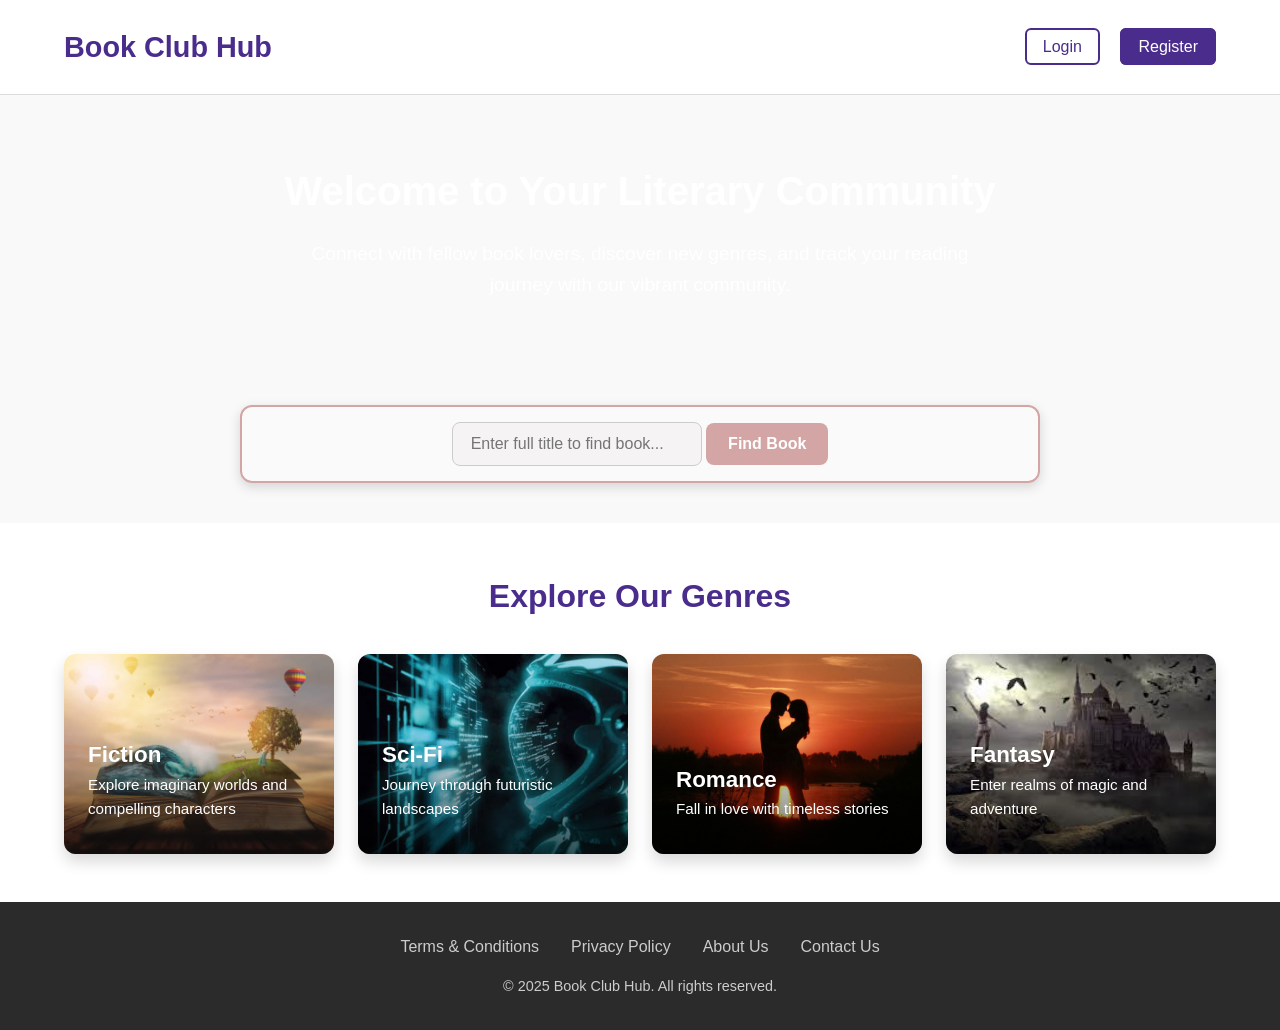
<file: frontend/index.html>
<!DOCTYPE html>
<html lang="en">
<head>
    <meta charset="UTF-8">
    <meta name="viewport" content="width=device-width, initial-scale=1.0">
    <title>Book Club Hub</title>
    <link rel="stylesheet" href="css/home.css">
</head>
<body>

    <!-- Header -->
    <header class="main-header">
        <div class="container">
            <h1 class="logo">Book Club Hub</h1>
            <nav class="auth-links">
                <a href="login.html" class="btn btn-outline">Login</a>
                <a href="email_verify.html" class="btn btn-primary">Register</a>
            </nav>
        </div>
    </header>

    <!-- Hero Section -->
    <section class="hero">
        <div class="container">
            <h2>Welcome to Your Literary Community</h2>
            <p>Connect with fellow book lovers, discover new genres, and track your reading journey with our vibrant community.</p>
        </div>
    </section>

         <section class="search-filter-bar">
   <form action="../backend/find_book.php" method="POST">
    <input type="text" name="title" placeholder="Enter full title to find book..." required />
    <button type="submit" class="read-btn">Find Book</button>
  </form>
</section>

    <!-- Genre Cards -->
    <section class="featured-genres">
        <div class="container">
            <h3>Explore Our Genres</h3>
            <div class="genre-grid">
                <a href="fiction.html" class="genre-card fiction">
                    <h4>Fiction</h4>
                    <p>Explore imaginary worlds and compelling characters</p>
                </a>
                <a href="sci-fi.html" class="genre-card scifi">
                    <h4>Sci-Fi</h4>
                    <p>Journey through futuristic landscapes</p>
                </a>
                <a href="romance.html" class="genre-card romance">
                    <h4>Romance</h4>
                    <p>Fall in love with timeless stories</p>
                </a>
                <a href="fantasy.html" class="genre-card fantasy">
                    <h4>Fantasy</h4>
                    <p>Enter realms of magic and adventure</p>
                </a>
            </div>
        </div>
    </section>

    <!-- Footer -->
    <footer class="main-footer">
        <div class="container">
            <div class="footer-links">
                <a href="#">Terms & Conditions</a>
                <a href="#">Privacy Policy</a>
                <a href="#">About Us</a>
                <a href="#">Contact Us</a>
            </div>
            <p class="copyright">&copy; 2025 Book Club Hub. All rights reserved.</p>
        </div>
    </footer>
</body>
</html>
</file>
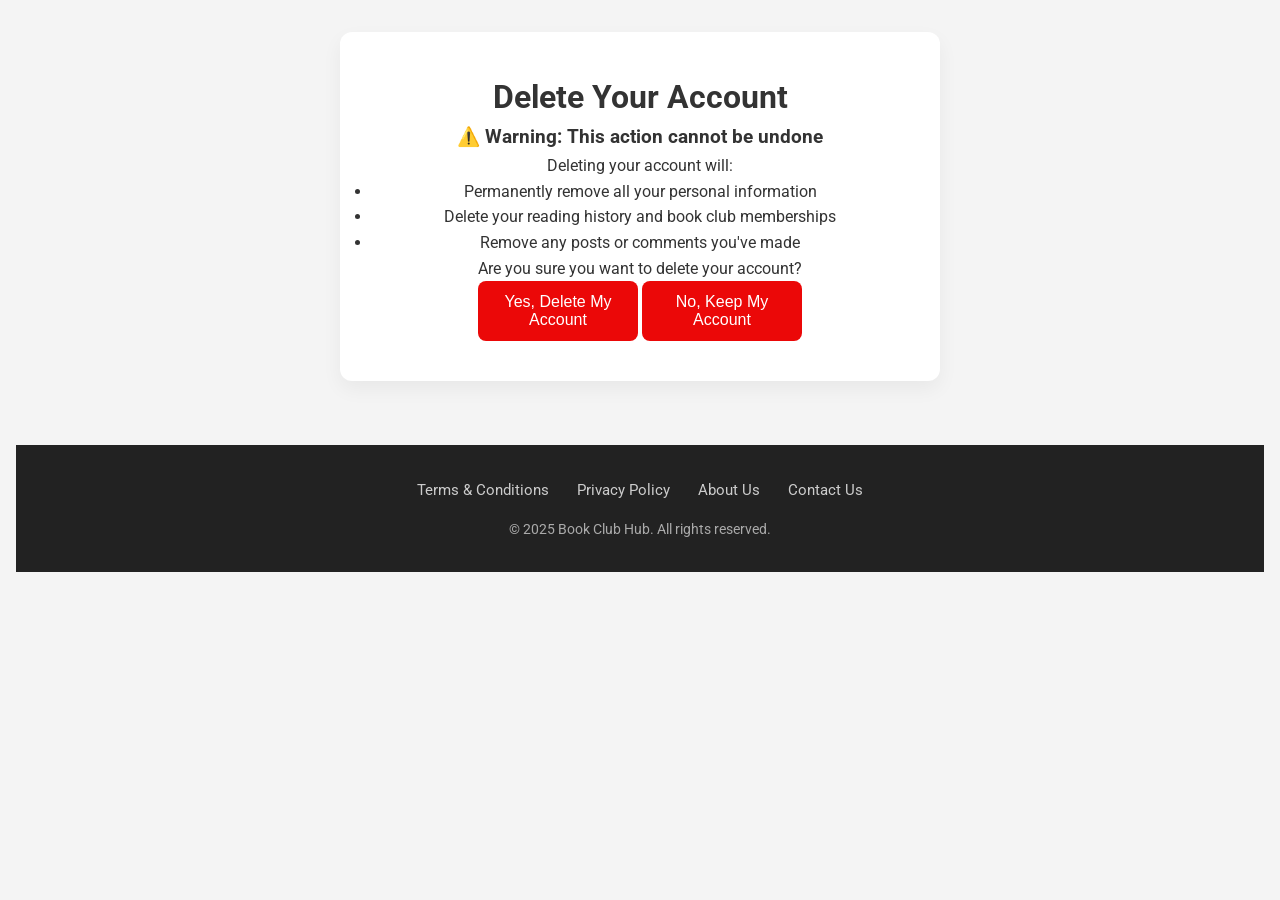
<file: frontend/deleteprofile.html>
<!DOCTYPE html>
<html lang="en">
<head>
  <meta charset="UTF-8" />
  <meta name="viewport" content="width=device-width, initial-scale=1.0"/>
  <title>Delete Account | Book Club Hub</title>
  <link href="https://fonts.googleapis.com/css2?family=Playfair+Display:wght@700&family=Roboto:wght@400;500&display=swap" rel="stylesheet">
  <link rel="stylesheet" href="../frontend/css/profile.css">
</head>
<body>
  <div class="profile-container">
    <div class="delete-container">
      <h1>Delete Your Account</h1>

      <div class="warning-message">
        <h3>⚠️ Warning: This action cannot be undone</h3>
        <p>Deleting your account will:</p>
        <ul>
          <li>Permanently remove all your personal information</li>
          <li>Delete your reading history and book club memberships</li>
          <li>Remove any posts or comments you've made</li>
        </ul>
      </div>

      <p>Are you sure you want to delete your account?</p>

      <form action="../backend/deleteprofile.php" method="post" class="delete-form">
        <div class="delete-actions">
          <button type="submit" name="confirm_delete" class="btn btn-delete">Yes, Delete My Account</button>
          <button type="submit" name="cancel" class="btn btn-cancel">No, Keep My Account</button>
        </div>
      </form>
    </div>
  </div>

  <footer class="main-footer">
    <div class="container">
        <div class="footer-links">
            <a href="#">Terms & Conditions</a>
            <a href="#">Privacy Policy</a>
            <a href="#">About Us</a>
            <a href="#">Contact Us</a>
        </div>
        <p class="copyright">&copy; 2025 Book Club Hub. All rights reserved.</p>
    </div>
  </footer>
</body>
</html>
</file>
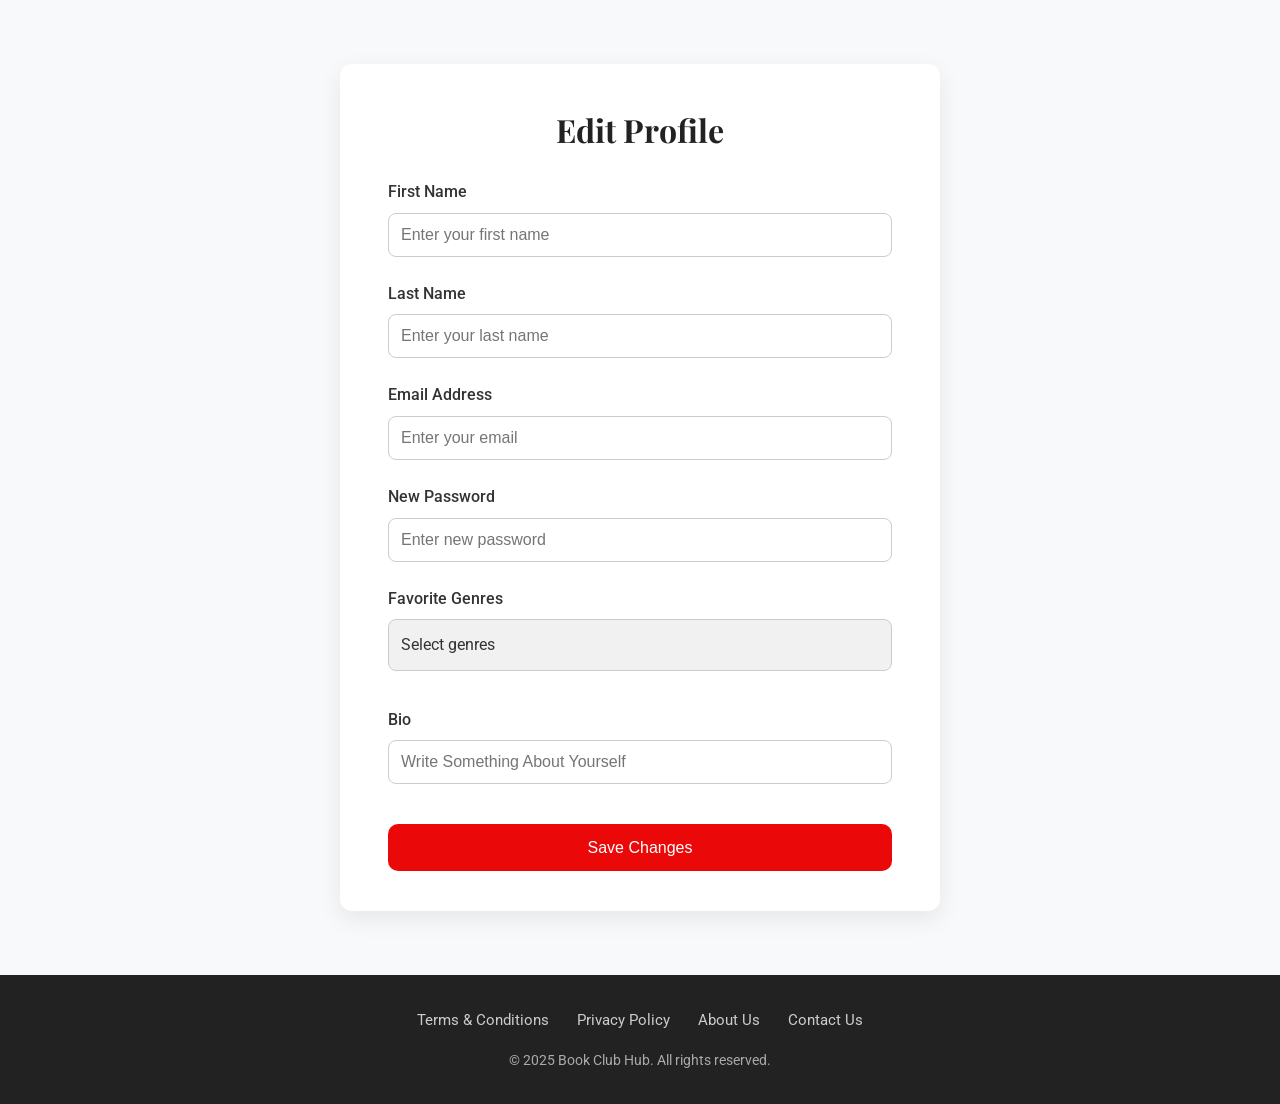
<file: frontend/editprofile.html>
<!DOCTYPE html>
<html lang="en">
<head>
  <meta charset="UTF-8" />
  <meta name="viewport" content="width=device-width, initial-scale=1.0"/>
  <title>Edit Profile | Book Club Hub</title>
  <link href="https://fonts.googleapis.com/css2?family=Playfair+Display:wght@700&family=Roboto:wght@400;500&display=swap" rel="stylesheet">
  <link rel="stylesheet" href="css/editprofile.css">

</head>
<body>
  <div class="edit-container">
    <div class="edit-header">
      <h1>Edit Profile</h1>
    </div>

    <form action="../backend/editprofile.php" method="POST">
      <div class="form-group">
        <label for="firstname">First Name</label>
        <input type="text" id="firstname" name="firstname" placeholder="Enter your first name" >
      </div>

      <div class="form-group">
        <label for="lastname">Last Name</label>
        <input type="text" id="lastname" name="lastname" placeholder="Enter your last name" >
      </div>

      <div class="form-group">
        <label for="email">Email Address</label>
        <input type="email" id="email" name="email" placeholder="Enter your email" required>
      </div>

      <div class="form-group">
        <label for="password">New Password</label>
        <input type="password" id="password" name="password" placeholder="Enter new password" >
      </div>

      <div class="form-group">
        <label>Favorite Genres</label>
        <div class="custom-dropdown">
          <div class="custom-dropdown-toggle" onclick="toggleDropdown()">Select genres</div>
          <div class="dropdown-options" id="genre-options">
            <label><input type="checkbox" value="Fiction" onchange="updateTags(this)"> Fiction</label>
            <label><input type="checkbox" value="Sci-Fi" onchange="updateTags(this)"> Sci-Fi</label>
            <label><input type="checkbox" value="Mystery" onchange="updateTags(this)"> Mystery</label>
            <label><input type="checkbox" value="Romance" onchange="updateTags(this)"> Romance</label>
          </div>
          <div class="tag-container" id="selected-tags"></div>
        </div>
        <!-- Hidden inputs to submit genres -->
        <div id="genre-hidden-inputs"></div>
      </div>
      <div class="form-group">
        <label for="bio">Bio</label>
        <input type="text" id="bio" name="bio" placeholder="Write Something About Yourself">
      </div>

      <button type="submit" class="btn">Save Changes</button>
    </form>
  </div>

  <script>
    function toggleDropdown() {
      const dropdown = document.getElementById('genre-options');
      dropdown.style.display = dropdown.style.display === 'block' ? 'none' : 'block';
    }

    function updateTags(checkbox) {
      const tagContainer = document.getElementById('selected-tags');
      const hiddenInputs = document.getElementById('genre-hidden-inputs');

      // Clear existing
      tagContainer.innerHTML = '';
      hiddenInputs.innerHTML = '';

      const checkboxes = document.querySelectorAll('#genre-options input[type="checkbox"]:checked');
      checkboxes.forEach(cb => {
        // Show selected tag
        const tag = document.createElement('span');
        tag.classList.add('tag');
        tag.innerText = cb.value;
        tagContainer.appendChild(tag);

        // Create hidden input
        const input = document.createElement('input');
        input.type = 'hidden';
        input.name = 'genres[]';
        input.value = cb.value;
        hiddenInputs.appendChild(input);
      });
    }

    // Optional: close dropdown when clicking outside
    document.addEventListener('click', function(event) {
      const dropdown = document.getElementById('genre-options');
      const toggle = document.querySelector('.custom-dropdown-toggle');
      if (!toggle.contains(event.target) && !dropdown.contains(event.target)) {
        dropdown.style.display = 'none';
      }
    });
  </script>

  <footer class="main-footer">
   <div class="container">
      <div class="footer-links">
          <a href="#">Terms & Conditions</a>
          <a href="#">Privacy Policy</a>
          <a href="#">About Us</a>
          <a href="#">Contact Us</a>
      </div>
      <p class="copyright">&copy; 2025 Book Club Hub. All rights reserved.</p>
    </div>
  </footer>
</body>
</html>
</file>
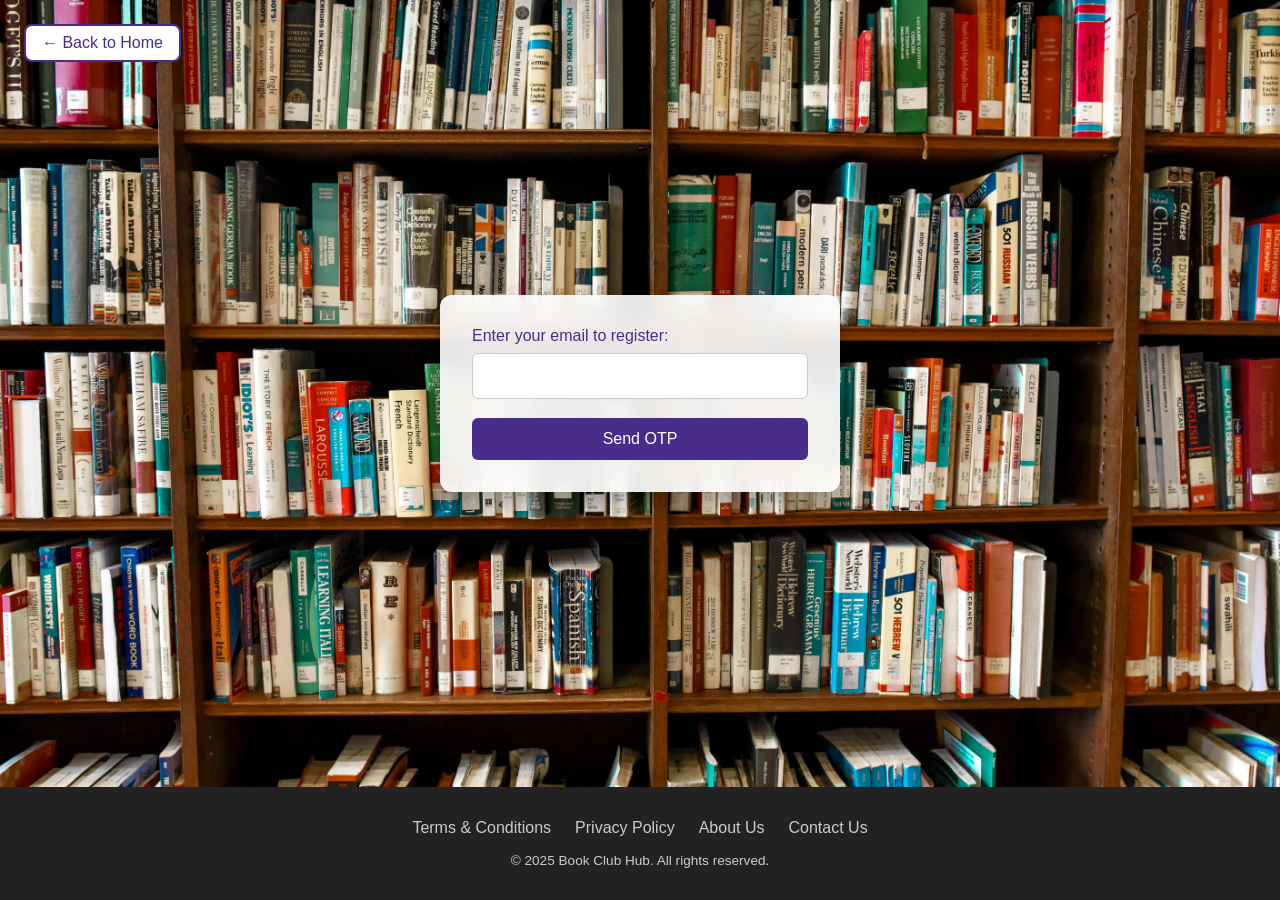
<file: frontend/email_verify.html>
<!DOCTYPE html>
<html lang="en">
<head>
  <meta charset="UTF-8">
  <meta name="viewport" content="width=device-width, initial-scale=1.0">
  <title>Document</title>
</head>
<body>
  <a href="index.html" class="back-home">&larr; Back to Home</a>
  <link rel="stylesheet" href="css/email.css">

  <div class="main-content">
    <form action="../backend/send_otp.php" method="POST">
      <label for="email">Enter your email to register:</label>
      <input type="email" name="email" required>
      <button type="submit">Send OTP</button>
    </form>
  </div>

  <footer class="main-footer">
    <div class="container">
      <div class="footer-links">
        <a href="#">Terms & Conditions</a>
        <a href="#">Privacy Policy</a>
        <a href="#">About Us</a>
        <a href="#">Contact Us</a>
      </div>
      <p class="copyright">&copy; 2025 Book Club Hub. All rights reserved.</p>
    </div>
  </footer>
</body>
</html>
</file>
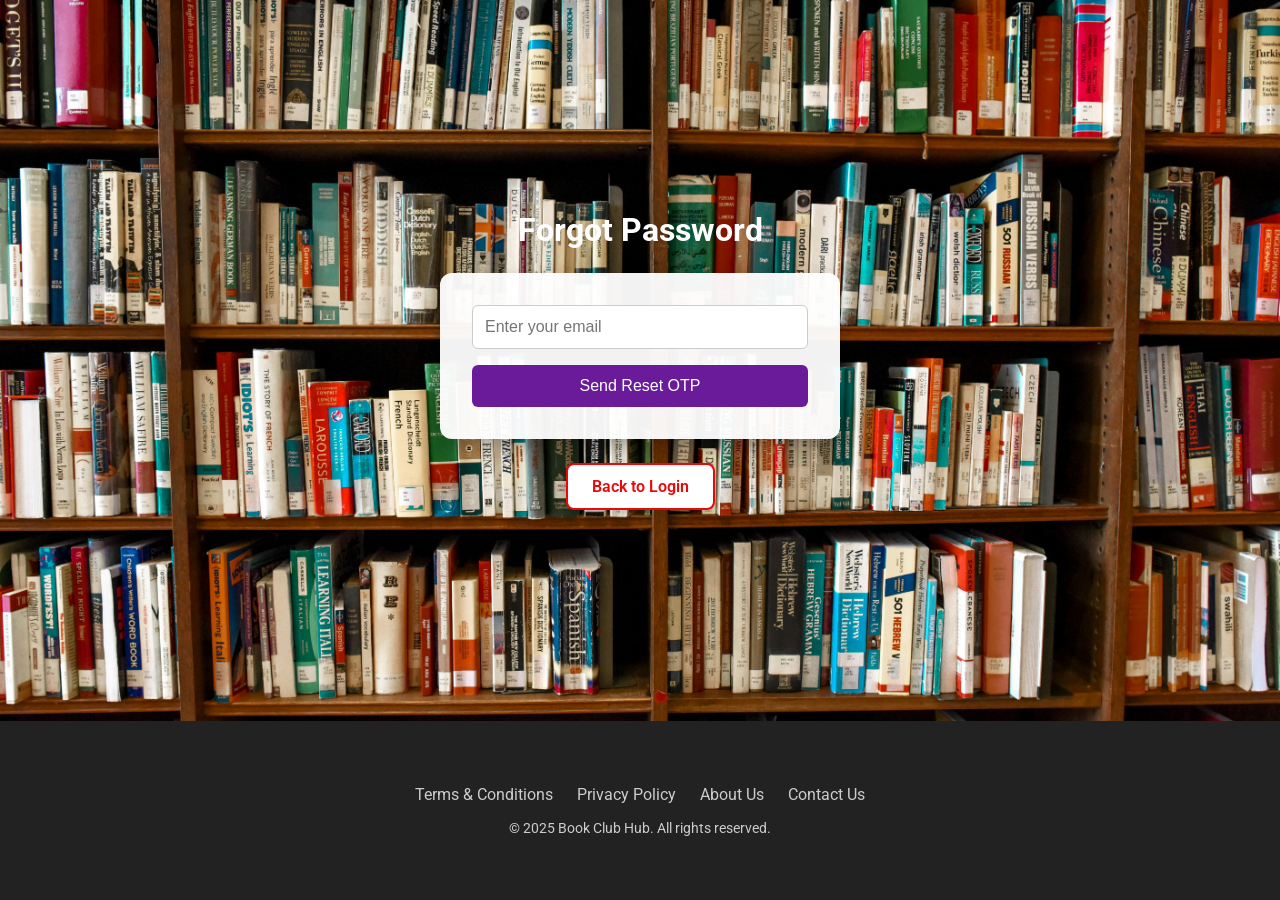
<file: frontend/forgotpassword.html>
<!DOCTYPE html>
<html lang="en">
<head>
  <meta charset="UTF-8" />
  <meta name="viewport" content="width=device-width, initial-scale=1.0"/>
  <title>Forgot Password</title>
  <link href="https://fonts.googleapis.com/css2?family=Roboto&display=swap" rel="stylesheet">
  <link rel="stylesheet" href="css/forgotpass.css">
</head>
<body>
  <div class="container">
    <h2>Forgot Password</h2>
    <form action="../backend/send_reset_otp.php" method="POST">
      <input type="email" name="email" placeholder="Enter your email" required />
      <button type="submit">Send Reset OTP</button>
    </form>
    <div class="back-link">
      <a href="login.html">Back to Login</a>
    </div>
  </div>
  <footer class="main-footer">
        <div class="container">
            <div class="footer-links">
                <a href="#">Terms & Conditions</a>
                <a href="#">Privacy Policy</a>
                <a href="#">About Us</a>
                <a href="#">Contact Us</a>
            </div>
            <p class="copyright">&copy; 2025 Book Club Hub. All rights reserved.</p>
        </div>
    </footer>
 
</body>
</html>
</file>
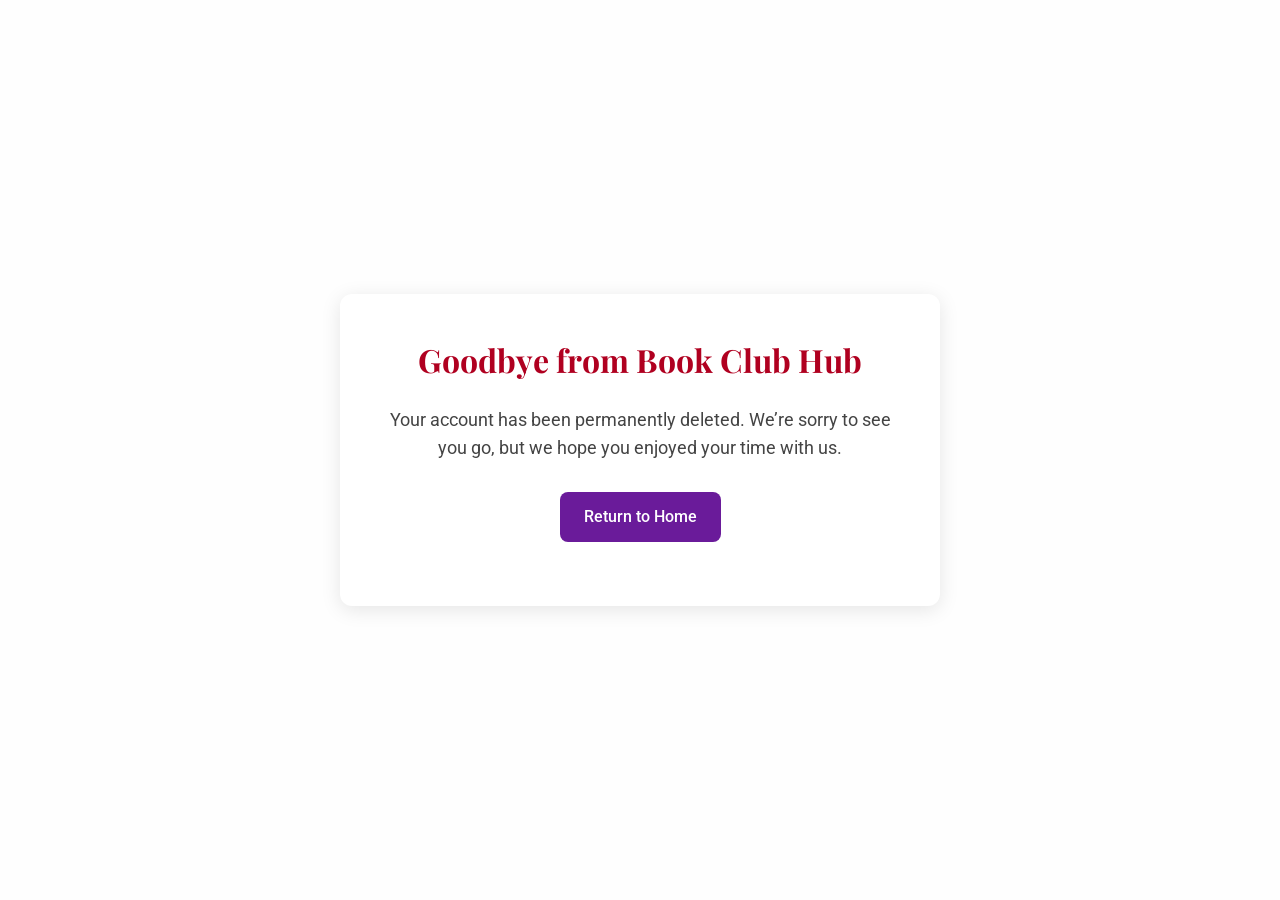
<file: frontend/goodbye.html>
<!DOCTYPE html>
<html lang="en">
<head>
  <meta charset="UTF-8" />
  <meta name="viewport" content="width=device-width, initial-scale=1.0"/>
  <title>Goodbye | Book Club Hub</title>
  <link href="https://fonts.googleapis.com/css2?family=Playfair+Display:wght@700&family=Roboto:wght@400;500&display=swap" rel="stylesheet">
  <link rel="stylesheet" href="../frontend/css/profile.css"> <!-- Or create a goodbye.css if you'd like it separate -->
  <link rel="stylesheet" href="css/bye.css">
</head>
<body>
  <div class="goodbye-container">
    <h1>Goodbye from Book Club Hub</h1>
    <p>Your account has been permanently deleted. We’re sorry to see you go, but we hope you enjoyed your time with us.</p>
    <a href="../frontend/index.html" class="back-home">Return to Home</a>
  </div>
</body>
</html>
</file>
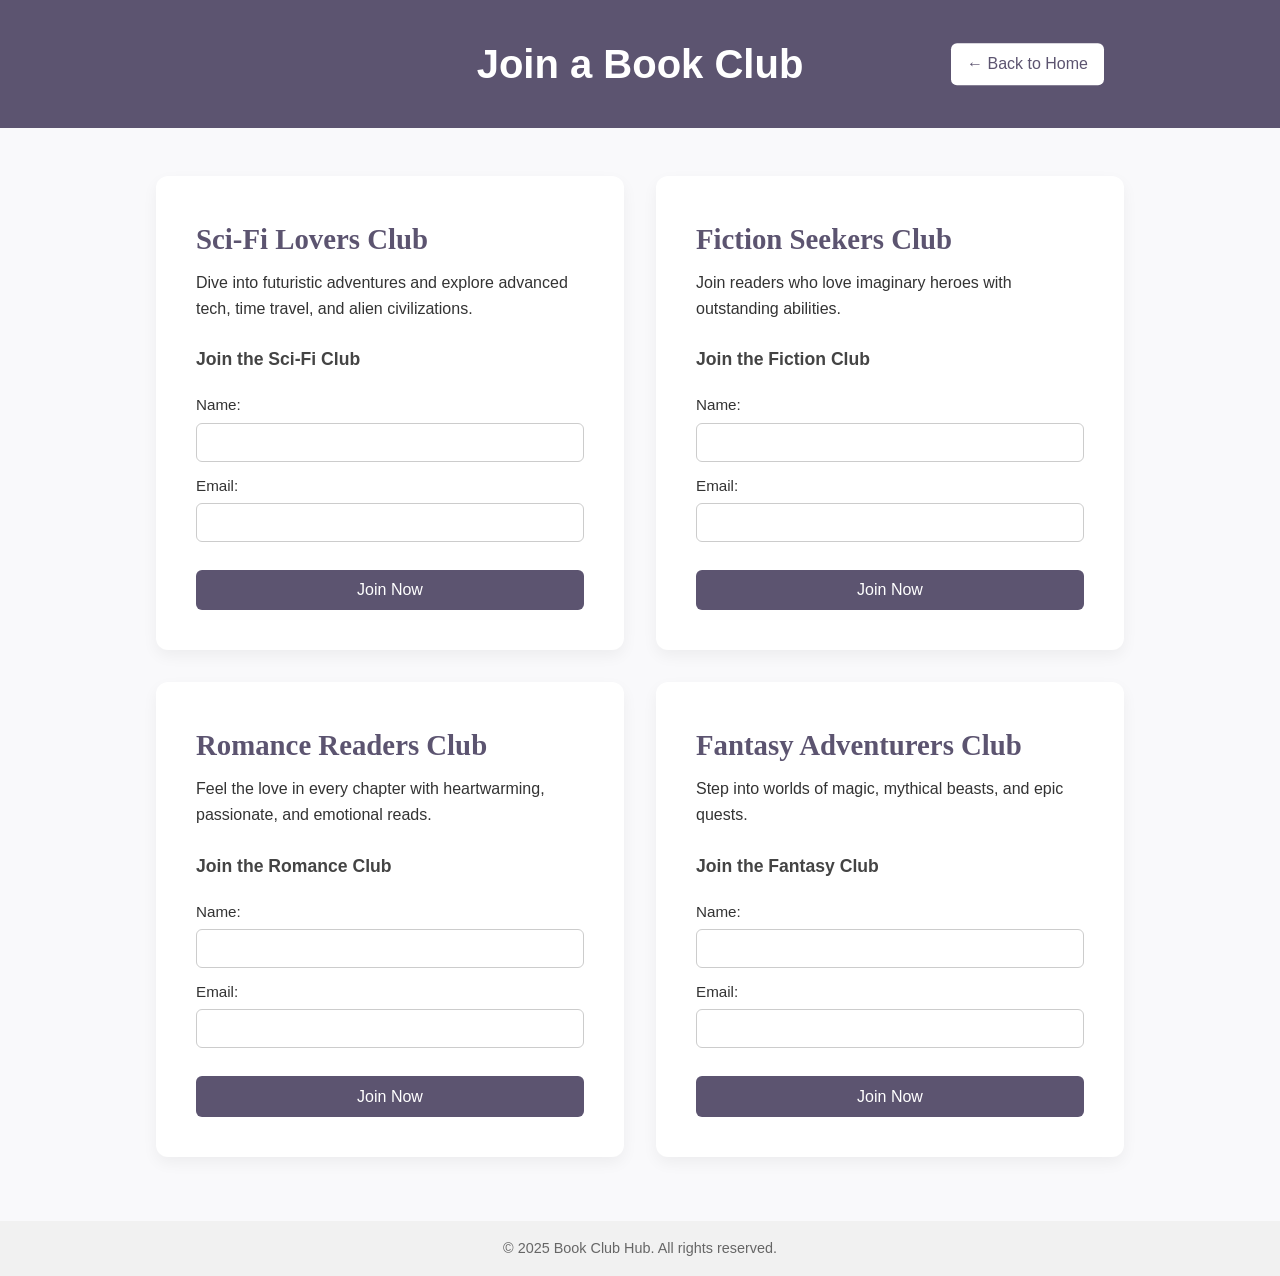
<file: frontend/Join_a_club.html>
<!DOCTYPE html>
<html lang="en">
<head>
  <meta charset="UTF-8">
  <meta name="viewport" content="width=device-width, initial-scale=1.0">
  <title>Join a Club – Book Club Hub</title>
  <link rel="stylesheet" href="css/club.css">
</head>
<body>
  <header class="main-header">
    <div class="container">
      <h1 class="logo">Join a Book Club</h1>
      <a href="index.html" class="btn">← Back to Home</a>
    </div>
  </header>

  <main class="clubs-container">
    <!-- Sci-Fi Club -->
    <section id="scifi" class="club-section">
      <h2>Sci-Fi Lovers Club</h2>
      <p>Dive into futuristic adventures and explore advanced tech, time travel, and alien civilizations.</p>
      
      <form class="join-form" action="../backend/process_join.php" method="POST">
        <h4>Join the Sci-Fi Club</h4>
        <label>
          Name:
          <input type="text" name="name" required>
        </label>
        <label>
          Email:
          <input type="email" name="email" required>
        </label>
        <input type="hidden" name="club" value="Sci-Fi">
        <button type="submit">Join Now</button>
      </form>
    </section>

    <!-- Fiction Club -->
    <section id="fiction" class="club-section">
      <h2>Fiction Seekers Club</h2>
      <p>Join readers who love imaginary heroes with outstanding abilities.</p>
      
      <form class="join-form" action="../backend/process_join.php" method="POST">
        <h4>Join the Fiction Club</h4>
        <label>
          Name:
          <input type="text" name="name" required>
        </label>
        <label>
          Email:
          <input type="email" name="email" required>
        </label>
        <input type="hidden" name="club" value="Fiction">
        <button type="submit">Join Now</button>
      </form>
    </section>

    <!-- Romance Club -->
    <section id="romance" class="club-section">
      <h2>Romance Readers Club</h2>
      <p>Feel the love in every chapter with heartwarming, passionate, and emotional reads.</p>
      
      <form class="join-form" action="../backend/process_join.php" method="POST">
        <h4>Join the Romance Club</h4>
        <label>
          Name:
          <input type="text" name="name" required>
        </label>
        <label>
          Email:
          <input type="email" name="email" required>
        </label>
        <input type="hidden" name="club" value="Romance">
        <button type="submit">Join Now</button>
      </form>
    </section>

    <!-- Fantasy Club -->
    <section id="fantasy" class="club-section">
      <h2>Fantasy Adventurers Club</h2>
      <p>Step into worlds of magic, mythical beasts, and epic quests.</p>
      
      <form class="join-form" action="../backend/process_join.php" method="POST">
        <h4>Join the Fantasy Club</h4>
        <label>
          Name:
          <input type="text" name="name" required>
        </label>
        <label>
          Email:
          <input type="email" name="email" required>
        </label>
        <input type="hidden" name="club" value="Fantasy">
        <button type="submit">Join Now</button>
      </form>
    </section>
  </main>

  <footer class="main-footer">
    <p>&copy; 2025 Book Club Hub. All rights reserved.</p>
  </footer>
</body>
</html>
</file>
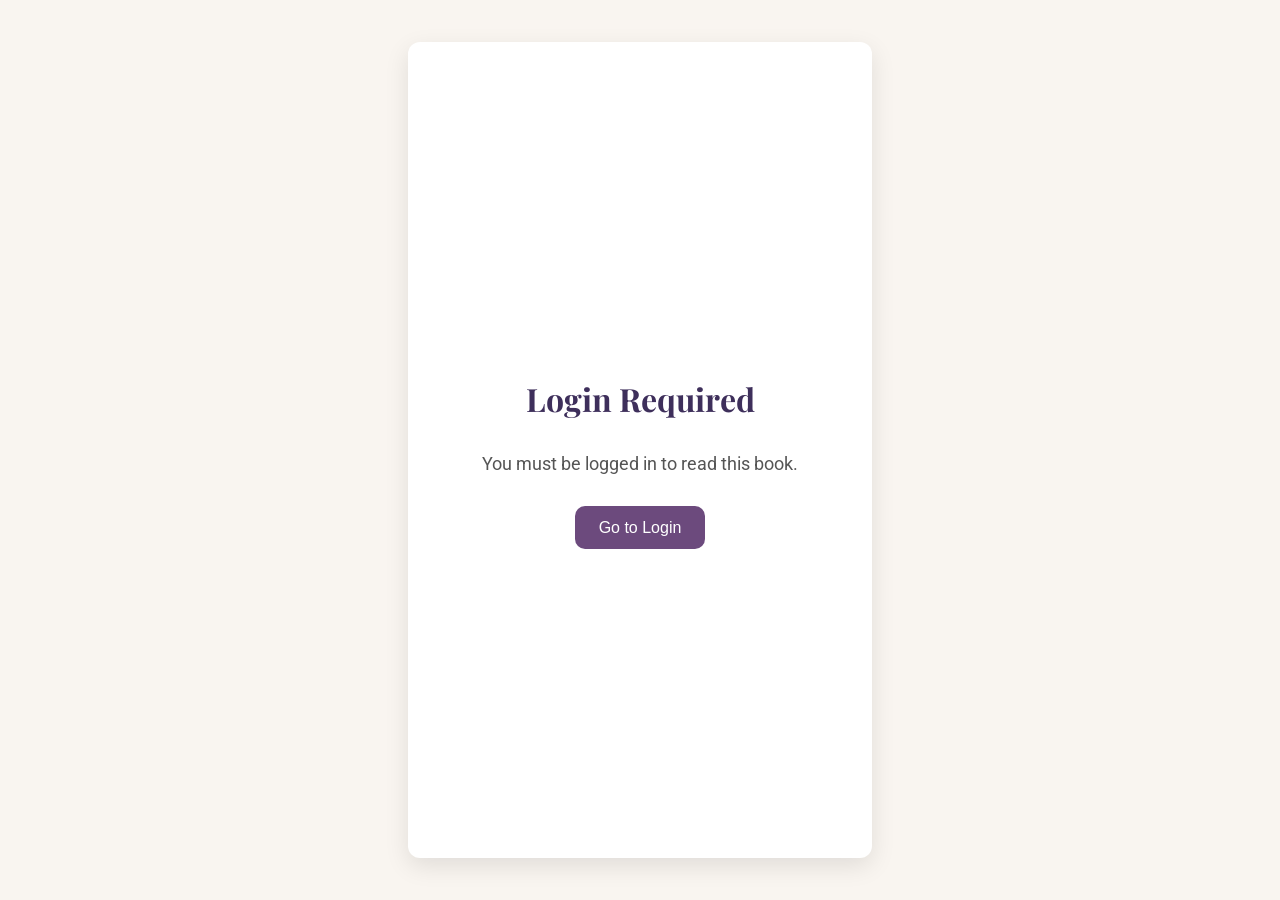
<file: frontend/login-prompt.html>
<!DOCTYPE html>
<html lang="en">
<head>
  <meta charset="UTF-8" />
  <meta name="viewport" content="width=device-width, initial-scale=1" />
  <title>Login Required | Book Club Hub</title>
  <link href="https://fonts.googleapis.com/css2?family=Playfair+Display:wght@700&family=Roboto:wght@400;500&display=swap" rel="stylesheet" />
  <link rel="stylesheet" href="css/login-prompt.css" />
  <style>
    .login-prompt-wrapper {
      display: flex;
      flex-direction: column;
      align-items: center;
      justify-content: center;
      height: 80vh;
      text-align: center;
    }

    .login-prompt-wrapper h2 {
      font-family: 'Playfair Display', serif;
      font-size: 2rem;
      margin-bottom: 1rem;
      color: #3e2f5b;
    }

    .login-prompt-wrapper p {
      font-size: 1.1rem;
      color: #555;
      margin-bottom: 2rem;
    }

    .login-btn {
      padding: 0.8rem 1.5rem;
      font-size: 1rem;
      font-weight: 500;
      border: none;
      border-radius: 10px;
      background-color: #6c4a7d;
      color: white;
      cursor: pointer;
      transition: background-color 0.3s ease, transform 0.2s ease;
    }

    .login-btn:hover {
      background-color: #573a66;
      transform: translateY(-2px);
    }
  </style>
</head>
<body>
  <div class="login-prompt-wrapper container">
    <h2>Login Required</h2>
    <p>You must be logged in to read this book.</p>
    <button class="login-btn" onclick="location.href='login.html'">Go to Login</button>
  </div>
</body>
</html>
</file>
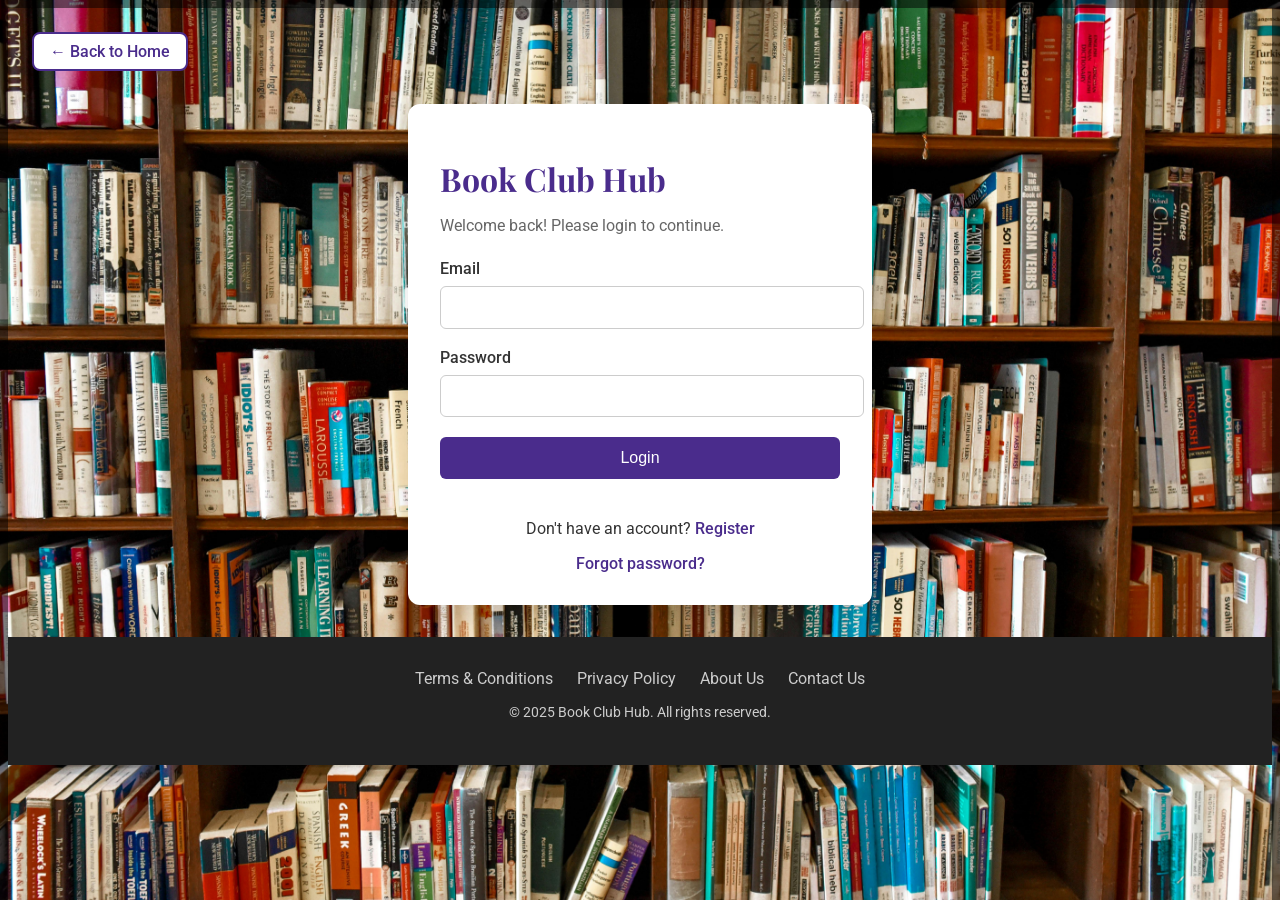
<file: frontend/login.html>
<!DOCTYPE html>
<html lang="en">
<head>
  <meta charset="UTF-8" />
  <meta name="viewport" content="width=device-width, initial-scale=1.0"/>
  <title>Login | Book Club Hub</title>
  <link href="https://fonts.googleapis.com/css2?family=Playfair+Display:wght@700&family=Roboto:wght@400;500&display=swap" rel="stylesheet">
  <link rel="stylesheet" href="css/login.css">

</head>
<body>
  <a href="../frontend/index.html" class="back-home">&larr; Back to Home</a>
  <div class="auth-container">
    <div class="auth-header">
      <h1>Book Club Hub</h1>
      <p>Welcome back! Please login to continue.</p>
    </div>

    <form class="auth-form" action="../backend/login.php" method="POST" autocomplete="off">
      <div class="form-group">
        <label for="email">Email</label>
        <input type="email" id="email" name="email" required />
      </div>
    
      <div class="form-group">
        <label for="password">Password</label>
        <input type="password" id="password" name="password" required />
      </div>
    
      <button type="submit" class="btn btn-primary">Login</button>
    
      <div class="auth-footer">
        <p>Don't have an account? <a href="email_verify.html" >Register</a></p>
        <a href="forgotpassword.html" class="text-link">Forgot password?</a>
      </div>
    </form>
  </div>
  <footer class="main-footer">
    <div class="container">
        <div class="footer-links">
            <a href="#">Terms & Conditions</a>
            <a href="#">Privacy Policy</a>
            <a href="#">About Us</a>
            <a href="#">Contact Us</a>
        </div>
        <p class="copyright">&copy; 2025 Book Club Hub. All rights reserved.</p>
    </div>
  </footer>
</body>
</html>
</file>
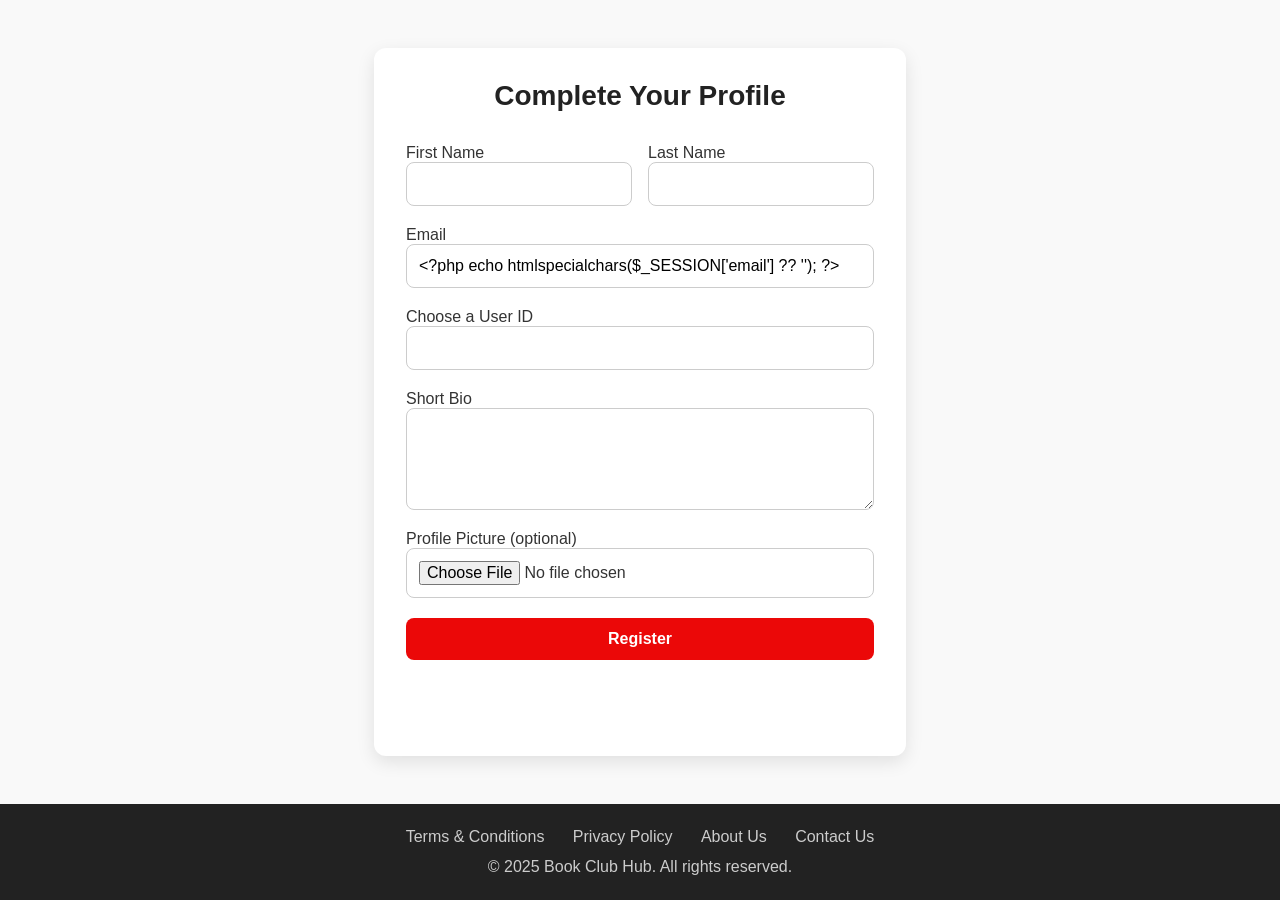
<file: frontend/personal_info.html>
<!DOCTYPE html>
<html lang="en">
<head>
  <meta charset="UTF-8" />
  <meta name="viewport" content="width=device-width, initial-scale=1.0" />
  <title>Final Register | Book Club Hub</title>
  <link rel="stylesheet" href="css/p_info.css">
</head>
<body>
  <div class="auth-container">
    <div class="auth-header">
      <h1>Complete Your Profile</h1>
    </div>

    <form class="auth-form" action="../backend/final_register.php" method="POST" enctype="multipart/form-data">
      <div class="form-group-half">
        <div class="form-group">
          <label for="firstname">First Name</label>
          <input type="text" id="firstname" name="firstname" required />
        </div>

        <div class="form-group">
          <label for="lastname">Last Name</label>
          <input type="text" id="lastname" name="lastname" required />
        </div>
      </div>

      <div class="form-group">
        <label for="email">Email</label>
        <input type="email" id="email" name="email" value="<?php echo htmlspecialchars($_SESSION['email'] ?? ''); ?>" readonly />
      </div>

      <div class="form-group">
        <label for="user_id">Choose a User ID</label>
        <input type="text" id="user_id" name="user_id" required />
      </div>

      <div class="form-group">
        <label for="bio">Short Bio</label>
        <textarea id="bio" name="bio" rows="4"></textarea>
      </div>

      <div class="form-group">
        <label for="profile_picture">Profile Picture (optional)</label>
        <input type="file" id="profile_picture" name="profile_picture" accept="image/*" />
      </div>

      <button type="submit" class="btn btn-primary">Register</button>
    </form>
  </div>

  <footer class="main-footer">
        <div class="container">
            <div class="footer-links">
                <a href="#">Terms & Conditions</a>
                <a href="#">Privacy Policy</a>
                <a href="#">About Us</a>
                <a href="#">Contact Us</a>
            </div>
            <p class="copyright">&copy; 2025 Book Club Hub. All rights reserved.</p>
        </div>
    </footer>
</body>
</html>
</file>
<file: frontend/css/home.css>
/* Reset & Base Styles */
* {
    margin: 0;
    padding: 0;
    box-sizing: border-box;
}
html {
    font-family: 'Segoe UI', Tahoma, Geneva, Verdana, sans-serif;
    line-height: 1.6;
    scroll-behavior: smooth;
}
body {
    background-color: #f9f9f9;
    color: #333;
}

/* Container Utility */
.container {
    width: 90%;
    max-width: 1200px;
    margin: 0 auto;
}

/* Header */
.main-header {
    background: #fff;
    border-bottom: 1px solid #ddd;
    padding: 1.5rem 0;
}
.main-header .container {
    display: flex;
    justify-content: space-between;
    align-items: center;
}
.logo {
    font-size: 1.8rem;
    color: #4a2c8c;
    font-weight: bold;
}
.auth-links a {
    margin-left: 1rem;
    text-decoration: none;
}
.btn {
    padding: 0.5rem 1rem;
    border-radius: 6px;
    font-weight: 500;
    transition: all 0.3s ease;
}
.btn-outline {
    border: 2px solid #4a2c8c;
    color: #4a2c8c;
}
.btn-outline:hover {
    background-color: #4a2c8c;
    color: #fff;
}
.btn-primary {
    background-color: #4a2c8c;
    color: #fff;
    border: 2px solid #4a2c8c;
}
.btn-primary:hover {
    background-color: #321c66;
}

/* Hero Section */
.hero {
    background: linear-gradient(rgba(107, 108, 109, 0.9)),
                url('../image/bookshelf.jpeg') center/cover;
    color: white;
    text-align: center;
    padding: 4rem 0;
}

.hero h2 {
    font-size: 2.5rem;
    margin-bottom: 1rem;
}

.hero p {
    font-size: 1.2rem;
    max-width: 700px;
    margin: 0 auto;
}

.search-filter-bar {
  display: flex;
  justify-content: center;
  align-items: center;
  flex-wrap: wrap;
  gap: 12px;
  margin: 40px auto;
  padding: 15px 20px;
  background-color: rgba(255, 255, 255, 0.1);
  border: 2px solid #d4a5a5;
  border-radius: 12px;
  box-shadow: 0 4px 12px rgba(0, 0, 0, 0.15);
  max-width: 800px;
}
.search-filter-bar input[type="text"] {
  padding: 12px 18px;
  font-size: 1em;
  width: 60%;
  min-width: 250px;
  max-width: 450px;
  border: 1px solid #ccc;
  border-radius: 8px;
  background-color: #f5f3f3;
  color: #333;
  transition: box-shadow 0.3s ease;
}
.search-filter-bar input[type="text"]:focus {
  outline: none;
  box-shadow: 0 0 10px rgba(220, 120, 140, 0.4);
}
.search-filter-bar button {
  padding: 12px 22px;
  font-size: 1em;
  background-color: #d4a5a5;
  border: none;
  border-radius: 8px;
  color: #fff;
  font-weight: bold;
  cursor: pointer;
  transition: background 0.3s ease, box-shadow 0.3s ease;
}
.search-filter-bar button:hover {
  background-color: #e6b7b7;
  box-shadow: 0 2px 10px rgba(212, 165, 165, 0.7);
}
/* Genres Section */
.featured-genres {
    padding: 3rem 0;
    background-color: #fff;
}
.featured-genres h3 {
    text-align: center;
    font-size: 2rem;
    color: #4a2c8c;
    margin-bottom: 2rem;
}
.genre-grid {
    display: grid;
    grid-template-columns: repeat(auto-fit, minmax(250px, 1fr));
    gap: 1.5rem;
}

.genre-card {
    position: relative;
    color: #fff;
    padding: 2rem 1.5rem;
    border-radius: 12px;
    text-decoration: none;
    height: 200px;
    background-size: cover;
    background-position: center;
    display: flex;
    flex-direction: column;
    justify-content: flex-end;
    box-shadow: 0 8px 15px rgba(0, 0, 0, 0.15);
    transition: transform 0.3s ease, box-shadow 0.3s ease;
    overflow: hidden;
}
.genre-card::before {
    content: '';
    position: absolute;
    inset: 0;
    background: linear-gradient(to top, rgba(0, 0, 0, 0.6), transparent 60%);
    z-index: 0;
}
.genre-card h4,
.genre-card p {
    position: relative;
    z-index: 1;
    margin: 0;
}
.genre-card h4 {
    font-size: 1.4rem;
    font-weight: bold;
}
.genre-card p {
    font-size: 0.95rem;
}

.genre-card:hover {
    transform: translateY(-6px);
    box-shadow: 0 12px 25px rgba(0, 0, 0, 0.2);
}

/* Background Images */
.genre-card.fiction {
    background-image: url('../image/fiction.jpg');
}
.genre-card.scifi {
    background-image: url('../image/scifi.jpg');
}
.genre-card.romance {
    background-image: url('../image/romance.jpg');
}
.genre-card.fantasy {
    background-image: url('../image/fantasy.jpg');
}

/* Footer */
.main-footer {
    background-color: #2b2b2b;
    color: #ccc;
    padding: 2rem 0;
}
.footer-links {
    display: flex;
    justify-content: center;
    gap: 2rem;
    flex-wrap: wrap;
    margin-bottom: 1rem;
}
.footer-links a {
    color: #ccc;
    text-decoration: none;
    transition: color 0.3s ease;
}
.footer-links a:hover {
    color: #fff;
}
footer p {
    text-align: center;
    font-size: 0.9rem;
}

/* Responsive Typography */
@media (max-width: 768px) {
    .hero h2 {
        font-size: 2rem;
    }
    .genre-card {
        padding: 1rem;
    }
}
</file>
<file: frontend/css/profile.css>
/* Reset and Base Styles */
* {
  margin: 0;
  padding: 0;
  box-sizing: border-box;
}

body {
  font-family: 'Roboto', sans-serif;
  background-color: #f4f4f4;
  color: #333;
  line-height: 1.6;
  padding: 2rem 1rem;
}

/* Back Link */
.back-home {
  display: inline-block;
  margin-bottom: 1.5rem;
  color: #0077cc;
  text-decoration: none;
  font-weight: 500;
  transition: color 0.3s ease;
}

.back-home:hover {
  color: #005fa3;
}

/* Profile Container */
.profile-container {
  max-width: 600px;
  margin: auto;
  background: #fff;
  padding: 2.5rem 2rem;
  border-radius: 12px;
  box-shadow: 0 8px 20px rgba(0, 0, 0, 0.05);
  text-align: center;
}

/* Profile Header */
.profile-header {
  margin-bottom: 2rem;
}

.profile-pic {
  width: 120px;
  height: 120px;
  border-radius: 50%;
  object-fit: cover;
  border: 3px solid #0077cc;
  margin-bottom: 1rem;
}

.profile-header h1 {
  font-family: 'Playfair Display', serif;
  font-size: 1.8rem;
  color: #222;
}

/* Profile Info */
.profile-info {
  text-align: left;
  margin-top: 1rem;
  margin-bottom: 2rem;
}

.profile-info p {
  margin-bottom: 0.75rem;
  font-size: 1rem;
}

.profile-info strong {
  color: #555;
}

/* Button Group */
.btn-group {
  display: flex;
  flex-direction: column;
  gap: 1rem;
}

.btn {
  background-color: #eb0808;
  color: #fff;
  padding: 0.75rem;
  border: none;
  border-radius: 8px;
  font-size: 1rem;
  text-decoration: none;
  text-align: center;
  transition: background-color 0.3s ease;
}

.btn:hover {
  background-color: #c70707;
}

/* Footer */
.main-footer {
  margin-top: 4rem;
  background-color: #222;
  color: #eee;
  padding: 2rem 1rem;
  text-align: center;
}

.footer-links {
  margin-bottom: 1rem;
}

.footer-links a {
  color: #ccc;
  margin: 0 0.75rem;
  text-decoration: none;
  font-size: 0.95rem;
}

.footer-links a:hover {
  color: #fff;
}

.main-footer p {
  font-size: 0.85rem;
  color: #aaa;
}

/* Responsive */
@media (min-width: 600px) {
  .btn-group {
    flex-direction: row;
    justify-content: center;
  }

  .btn {
    width: 160px;
  }
}
</file>
<file: frontend/css/editprofile.css>
/* Reset and Base Styles */
* {
  margin: 0;
  padding: 0;
  box-sizing: border-box;
}

body {
  font-family: 'Roboto', sans-serif;
  background-color: #f8f9fa;
  color: #333;
  line-height: 1.6;
}

/* Container */
.edit-container {
  max-width: 600px;
  margin: 4rem auto;
  background-color: #fff;
  padding: 2.5rem 3rem;
  border-radius: 12px;
  box-shadow: 0 8px 24px rgba(0, 0, 0, 0.08);
}

/* Header */
.edit-header h1 {
  font-family: 'Playfair Display', serif;
  font-size: 2rem;
  margin-bottom: 1.5rem;
  text-align: center;
  color: #222;
}

/* Form */
form .form-group {
  margin-bottom: 1.5rem;
}

form label {
  display: block;
  margin-bottom: 0.5rem;
  font-weight: 500;
}

form input[type="text"],
form input[type="email"],
form input[type="password"] {
  width: 100%;
  padding: 0.75rem;
  border: 1px solid #ccc;
  border-radius: 8px;
  font-size: 1rem;
  transition: border 0.2s ease;
}

form input:focus {
  border-color: #0077cc;
  outline: none;
}

/* Custom Genre Dropdown */
.custom-dropdown {
  position: relative;
  user-select: none;
}

.custom-dropdown-toggle {
  padding: 0.75rem;
  background-color: #f1f1f1;
  border-radius: 8px;
  cursor: pointer;
  border: 1px solid #ccc;
  font-size: 1rem;
}

.dropdown-options {
  display: none;
  background-color: #fff;
  position: absolute;
  top: 110%;
  left: 0;
  right: 0;
  border: 1px solid #ddd;
  border-radius: 8px;
  padding: 0.75rem;
  box-shadow: 0 4px 16px rgba(0, 0, 0, 0.05);
  z-index: 10;
}

.dropdown-options label {
  display: block;
  margin-bottom: 0.5rem;
  font-size: 0.95rem;
}

.tag-container {
  margin-top: 0.75rem;
  display: flex;
  flex-wrap: wrap;
  gap: 0.5rem;
}

.tag {
  background-color: #0077cc;
  color: white;
  padding: 0.4rem 0.75rem;
  border-radius: 999px;
  font-size: 0.85rem;
}

/* Button */
.btn {
  width: 100%;
  padding: 0.9rem;
  font-size: 1rem;
  background-color: #eb0808;
  color: #fff;
  border: none;
  border-radius: 10px;
  cursor: pointer;
  transition: background-color 0.3s ease;
  margin-top: 1rem;
}

.btn:hover {
  background-color: #c70707;
}

/* Footer */
.main-footer {
  background-color: #222;
  color: #fff;
  padding: 2rem 1rem;
  text-align: center;
  margin-top: 4rem;
}

.main-footer .footer-links {
  margin-bottom: 1rem;
}

.main-footer .footer-links a {
  color: #ccc;
  margin: 0 0.75rem;
  text-decoration: none;
  font-size: 0.95rem;
}

.main-footer .footer-links a:hover {
  color: #fff;
}

.main-footer p {
  font-size: 0.9rem;
  color: #aaa;
}

/* Responsive */
@media (max-width: 600px) {
  .edit-container {
    padding: 1.5rem;
  }

  .custom-dropdown-toggle,
  .dropdown-options {
    font-size: 0.95rem;
  }
}
</file>
<file: frontend/css/email.css>
/* === Reset === */
* {
  margin: 0;
  padding: 0;
  box-sizing: border-box;
}

/* === Full height layout === */
html, body {
  height: 100%;
  font-family: 'Roboto', sans-serif;
  background: url('../image/bookshelf.jpeg') no-repeat center center fixed;
  background-size: cover;
  display: flex;
  flex-direction: column;
}

/* Overlay */
body::before {
  content: "";
  position: fixed;
  top: 0;
  left: 0;
  height: 100%;
  width: 100%;
  background: rgba(0, 0, 0, 0.5);
  z-index: -1;
}

    /* Back to Home */
    .back-home {
      position: absolute;
      top: 1.5rem;
      left: 1.5rem;
      display: inline-block;
      background-color: #fff;
      color: #4a2c8c;
      padding: 0.5rem 1rem;
      border: 2px solid #4a2c8c;
      border-radius: 8px;
      text-decoration: none;
      font-weight: 500;
      transition: all 0.3s ease;
    }

    .back-home:hover {
      background-color: #4a2c8c;
      color: #fff;
    }

/* === Main content container === */
.main-content {
  flex: 1;
  display: flex;
  justify-content: center;
  align-items: center;
}

/* === Form Styling === */
form {
  background: rgba(255, 255, 255, 0.9);
  backdrop-filter: blur(10px);
  padding: 2rem;
  border-radius: 12px;
  box-shadow: 0 10px 25px rgba(0, 0, 0, 0.3);
  max-width: 400px;
  width: 90%;
  display: flex;
  flex-direction: column;
}

label {
  margin-bottom: 0.5rem;
  font-weight: 500;
  color: #4a2c8c;
}

input[type="email"] {
  padding: 0.8rem;
  font-size: 1rem;
  margin-bottom: 1.2rem;
  border: 1px solid #ccc;
  border-radius: 6px;
  outline: none;
}

button {
  padding: 0.75rem;
  font-size: 1rem;
  background-color: #4a2c8c;
  color: white;
  border: none;
  border-radius: 6px;
  cursor: pointer;
  transition: background 0.3s;
}

button:hover {
  background-color: #321c66;
}

/* === Footer === */
.main-footer {
  background-color: #222;
  color: #ccc;
  text-align: center;
  padding: 2rem 1rem;
}

.footer-links {
  display: flex;
  flex-wrap: wrap;
  justify-content: center;
  gap: 1.5rem;
  margin-bottom: 1rem;
}

.footer-links a {
  color: #ccc;
  text-decoration: none;
  transition: color 0.3s;
}

.footer-links a:hover {
  color: #fff;
}

.main-footer p {
  font-size: 0.85rem;
}
</file>
<file: frontend/css/forgotpass.css>
/* === Reset & Base === */
* {
  margin: 0;
  padding: 0;
  box-sizing: border-box;
}

body, html {
  height: 100%;
  font-family: 'Roboto', sans-serif;
  background: url('../image/bookshelf.jpeg') no-repeat center center fixed;
  background-size: cover;
  display: flex;
  flex-direction: column;
  color: #333;
}

/* === Overlay === */
body::before {
  content: "";
  position: fixed;
  top: 0;
  left: 0;
  height: 100%;
  width: 100%;
  background: rgba(0, 0, 0, 0.5);
  z-index: -1;
}

/* === Container === */
.container {
  flex: 1;
  display: flex;
  flex-direction: column;
  align-items: center;
  justify-content: center;
  padding: 2rem;
  text-align: center;
}

.container h2 {
  font-size: 2rem;
  color: #fff;
  margin-bottom: 1.5rem;
}

/* === Form === */
form {
  background: rgba(255, 255, 255, 0.95);
  padding: 2rem;
  border-radius: 12px;
  max-width: 400px;
  width: 100%;
  box-shadow: 0 8px 20px rgba(0, 0, 0, 0.3);
}

form input[type="email"] {
  width: 100%;
  padding: 0.75rem;
  font-size: 1rem;
  margin-bottom: 1rem;
  border: 1px solid #ccc;
  border-radius: 6px;
}

form button {
  width: 100%;
  padding: 0.75rem;
  background-color: #6a1b9a;
  color: #fff;
  border: none;
  border-radius: 6px;
  font-size: 1rem;
  cursor: pointer;
  transition: background 0.3s ease;
}

form button:hover {
  background-color: #4a148c;
}

/* === Back Link Box === */
.back-link {
  margin-top: 1.5rem;
  display: inline-block;
  background-color: #fff;
  padding: 0.75rem 1.5rem;
  border: 2px solid #eb0808;
  border-radius: 8px;
  transition: all 0.3s ease;
  box-shadow: 0 4px 12px rgba(0, 0, 0, 0.15);
}

.back-link a {
  color: #eb0808;
  text-decoration: none;
  font-weight: 600;
  font-size: 1rem;
}

.back-link:hover {
  background-color: #eb0808;
  transform: translateY(-2px);
}

.back-link:hover a {
  color: #fff;
}
/* === Footer === */
.main-footer {
  background-color: #222;
  color: #ccc;
  text-align: center;
  padding: 2rem 1rem;
  margin-top: auto;
}

.footer-links {
  display: flex;
  flex-wrap: wrap;
  justify-content: center;
  gap: 1.5rem;
  margin-bottom: 1rem;
}

.footer-links a {
  color: #ccc;
  text-decoration: none;
  transition: color 0.3s ease;
}

.footer-links a:hover {
  color: #fff;
}

.main-footer p {
  font-size: 0.85rem;
}
</file>
<file: frontend/css/bye.css>
body {
      font-family: 'Roboto', sans-serif;
      background-color: #fefefe;
      display: flex;
      justify-content: center;
      align-items: center;
      min-height: 100vh;
      text-align: center;
      padding: 20px;
    }

    .goodbye-container {
      max-width: 600px;
      padding: 40px;
      background-color: #ffffff;
      border-radius: 12px;
      box-shadow: 0 4px 20px rgba(0, 0, 0, 0.1);
    }

    h1 {
      font-family: 'Playfair Display', serif;
      color: #b00020;
      font-size: 2rem;
      margin-bottom: 20px;
    }

    p {
      font-size: 1.1rem;
      color: #444;
      margin-bottom: 30px;
    }

    .back-home {
      display: inline-block;
      background-color: #6a1b9a;
      color: white;
      padding: 12px 24px;
      border-radius: 8px;
      text-decoration: none;
      font-weight: 500;
      transition: background-color 0.3s;
    }

    .back-home:hover {
      background-color: #4a148c;
    }
</file>
<file: frontend/css/club.css>
/* === Reset and Base Styles === */
* {
  margin: 0;
  padding: 0;
  box-sizing: border-box;
}

body {
  font-family: 'Roboto', sans-serif;
  background-color: #f9f9fb;
  color: #333;
  line-height: 1.6;
}

/* === Header === */
.main-header {
  background-color: #5c5470;
  color: #fff;
  padding: 2rem 1rem;
  text-align: center;
  position: relative;
}

.main-header .container {
  max-width: 960px;
  margin: 0 auto;
  position: relative;
}

.main-header .logo {
  font-size: 2rem;
  font-weight: 700;
}

.main-header .btn {
  position: absolute;
  top: 50%;
  right: 1rem;
  transform: translateY(-50%);
  background-color: #fff;
  color: #5c5470;
  padding: 0.5rem 1rem;
  border-radius: 6px;
  text-decoration: none;
  font-weight: 500;
  transition: background-color 0.3s ease;
}

.main-header .btn:hover {
  background-color: #e0d4f7;
}

/* === Clubs Container === */
.clubs-container {
  max-width: 1000px;
  margin: 2rem auto;
  padding: 1rem;
  display: grid;
  grid-template-columns: 1fr;
  gap: 2rem;
}

/* === Club Sections (Cards) === */
.club-section {
  background-color: #ffffff;
  border-radius: 12px;
  padding: 2rem;
  box-shadow: 0 6px 15px rgba(0, 0, 0, 0.05);
  transition: transform 0.3s ease;
}

.club-section:hover {
  transform: translateY(-4px);
}

.club-section h2 {
  font-family: 'Playfair Display', serif;
  font-size: 1.8rem;
  margin-bottom: 0.5rem;
  color: #5c5470;
}

.club-section p {
  font-size: 1rem;
  margin-bottom: 1.5rem;
}

/* === Join Form === */
.join-form {
  display: flex;
  flex-direction: column;
  gap: 0.75rem;
  margin-top: 1rem;
}

.join-form h4 {
  font-size: 1.1rem;
  margin-bottom: 0.5rem;
  color: #444;
}

.join-form label {
  font-weight: 500;
  display: flex;
  flex-direction: column;
  font-size: 0.95rem;
}

.join-form input[type="text"],
.join-form input[type="email"] {
  padding: 0.6rem;
  margin-top: 0.3rem;
  border: 1px solid #ccc;
  border-radius: 6px;
  font-size: 1rem;
}

.join-form button {
  margin-top: 1rem;
  padding: 0.7rem;
  background-color: #5c5470;
  color: #fff;
  border: none;
  border-radius: 6px;
  font-size: 1rem;
  cursor: pointer;
  transition: background-color 0.3s ease;
}

.join-form button:hover {
  background-color: #413a58;
}

/* === Footer === */
.main-footer {
  background-color: #f1f1f1;
  text-align: center;
  padding: 1rem;
  margin-top: 3rem;
  font-size: 0.9rem;
  color: #666;
}

/* === Responsive === */
@media (min-width: 768px) {
  .clubs-container {
    grid-template-columns: 1fr 1fr;
  }
}

@media (min-width: 1024px) {
  .main-header .logo {
    font-size: 2.5rem;
  }

  .club-section {
    padding: 2.5rem;
  }
}
</file>
<file: frontend/css/login-prompt.css>
/* Base Styles */
body {
  margin: 0;
  font-family: 'Roboto', sans-serif;
  background-color: #f9f5f0;
  color: #333;
  display: flex;
  justify-content: center;
  align-items: center;
  min-height: 100vh;
}

/* Wrapper */
.login-prompt-wrapper {
  text-align: center;
  background-color: #fff;
  padding: 3rem 2rem;
  border-radius: 12px;
  box-shadow: 0 8px 24px rgba(0, 0, 0, 0.1);
  max-width: 400px;
  width: 90%;
}

/* Heading */
.login-prompt-wrapper h2 {
  font-family: 'Playfair Display', serif;
  font-size: 1.8rem;
  margin-bottom: 1rem;
  color: #3e2f5b;
}

/* Text */
.login-prompt-wrapper p {
  font-size: 1rem;
  color: #555;
  margin-bottom: 2rem;
}

/* Button */
.login-btn {
  padding: 0.7rem 1.5rem;
  background-color: #6c4a7d;
  color: white;
  border: none;
  border-radius: 8px;
  font-size: 1rem;
  font-weight: 500;
  cursor: pointer;
  transition: background-color 0.3s ease, transform 0.2s ease;
}

.login-btn:hover {
  background-color: #573a66;
  transform: translateY(-2px);
}
</file>
<file: frontend/css/login.css>
html, body {
  font-family: 'Roboto', sans-serif;
  background: url('../image/bookshelf.jpeg') no-repeat center center fixed;
  background-size: cover;
  min-height: 100vh;
  display: flex;
  flex-direction: column;
  color: #333;
  position: relative;
}

/* Overlay */
body::before {
  content: "";
  position: fixed;
  top: 0;
  left: 0;
  height: 100%;
  width: 100%;
  background: rgba(0, 0, 0, 0.5); /* Dark overlay */
  z-index: -1;
}

    /* Back to Home */
    .back-home {
      position: absolute;
      top: 1.5rem;
      left: 1.5rem;
      display: inline-block;
      background-color: #fff;
      color: #4a2c8c;
      padding: 0.5rem 1rem;
      border: 2px solid #4a2c8c;
      border-radius: 8px;
      text-decoration: none;
      font-weight: 500;
      transition: all 0.3s ease;
    }

    .back-home:hover {
      background-color: #4a2c8c;
      color: #fff;
    }

    /* Auth Container */
    .auth-container {
      background: #fff;
      padding: 2rem;
      border-radius: 12px;
      max-width: 400px;
      width: 90%;
      margin: 6rem auto 2rem;
      box-shadow: 0 10px 25px rgba(0, 0, 0, 0.1);
    }

    .auth-header h1 {
      font-family: 'Playfair Display', serif;
      font-size: 2rem;
      color: #4a2c8c;
      margin-bottom: 0.5rem;
    }

    .auth-header p {
      font-size: 1rem;
      color: #666;
      margin-bottom: 1.5rem;
    }

    .auth-form {
      display: flex;
      flex-direction: column;
    }

    .form-group {
      margin-bottom: 1.2rem;
    }

    .form-group label {
      font-weight: 500;
      display: block;
      margin-bottom: 0.5rem;
    }

    .form-group input {
      width: 100%;
      padding: 0.7rem;
      font-size: 1rem;
      border: 1px solid #ccc;
      border-radius: 6px;
      transition: border 0.3s;
    }

    .form-group input:focus {
      border-color: #4a2c8c;
      outline: none;
    }

    .btn {
      background-color: #4a2c8c;
      color: white;
      padding: 0.75rem;
      font-size: 1rem;
      border: none;
      border-radius: 6px;
      cursor: pointer;
      font-weight: 500;
      transition: background-color 0.3s ease;
    }

    .btn:hover {
      background-color: #321c66;
    }

    .auth-footer {
      text-align: center;
      margin-top: 1.5rem;
    }

    .auth-footer a {
      color: #4a2c8c;
      text-decoration: none;
      font-weight: 500;
    }

    .auth-footer a:hover {
      text-decoration: underline;
    }

   /* === Footer === */
.main-footer {
  background-color: #222;
  color: #ccc;
  text-align: center;
  padding: 2rem 1rem;
}

.footer-links {
  display: flex;
  flex-wrap: wrap;
  justify-content: center;
  gap: 1.5rem;
  margin-bottom: 1rem;
}

.footer-links a {
  color: #ccc;
  text-decoration: none;
  transition: color 0.3s;
}

.footer-links a:hover {
  color: #fff;
}

.main-footer p {
  font-size: 0.85rem;
}
</file>
<file: frontend/css/p_info.css>
/* Base Styling */
* {
  margin: 0;
  padding: 0;
  box-sizing: border-box;
}

body {
  font-family: 'Segoe UI', Roboto, sans-serif;
  min-height: 100vh;
  display: flex;
  flex-direction: column;
  background-color: #f9f9f9;
  color: #333;
}

/* Container */
.auth-container {
  flex: 1;
  max-width: 600px;
  margin: 3rem auto;
  padding: 2rem;
  background-color: #fff;
  border-radius: 12px;
  box-shadow: 0 6px 18px rgba(0, 0, 0, 0.1);
}

/* Header */
.auth-header {
  text-align: center;
  margin-bottom: 2rem;
}

.auth-header h1 {
  font-size: 1.75rem;
  color: #222;
}

/* Form */
.auth-form {
  display: flex;
  flex-direction: column;
  gap: 1.25rem;
}

/* Grouped Fields */
.form-group {
  display: flex;
  flex-direction: column;
}

.form-group-half {
  display: flex;
  gap: 1rem;
}

.form-group-half .form-group {
  flex: 1;
}

/* Inputs & Textarea */
input[type="text"],
input[type="email"],
input[type="file"],
textarea {
  padding: 0.75rem;
  border: 1px solid #ccc;
  border-radius: 8px;
  font-size: 1rem;
  background-color: #fff;
}

textarea {
  resize: vertical;
}

/* Button */
.btn {
  padding: 0.75rem;
  font-size: 1rem;
  background-color: #eb0808;
  color: white;
  border: none;
  border-radius: 8px;
  cursor: pointer;
  font-weight: bold;
  transition: background 0.3s ease;
}

.btn:hover {
  background-color: #c70707;
}

/* Footer */
.main-footer {
  background-color: #222;
  color: #ccc;
  text-align: center;
  padding: 1.5rem 1rem;
}

.main-footer .footer-links {
  margin-bottom: 0.75rem;
}

.main-footer .footer-links a {
  color: #ccc;
  text-decoration: none;
  margin: 0 0.75rem;
}

.main-footer .footer-links a:hover {
  text-decoration: underline;
}
</file>
